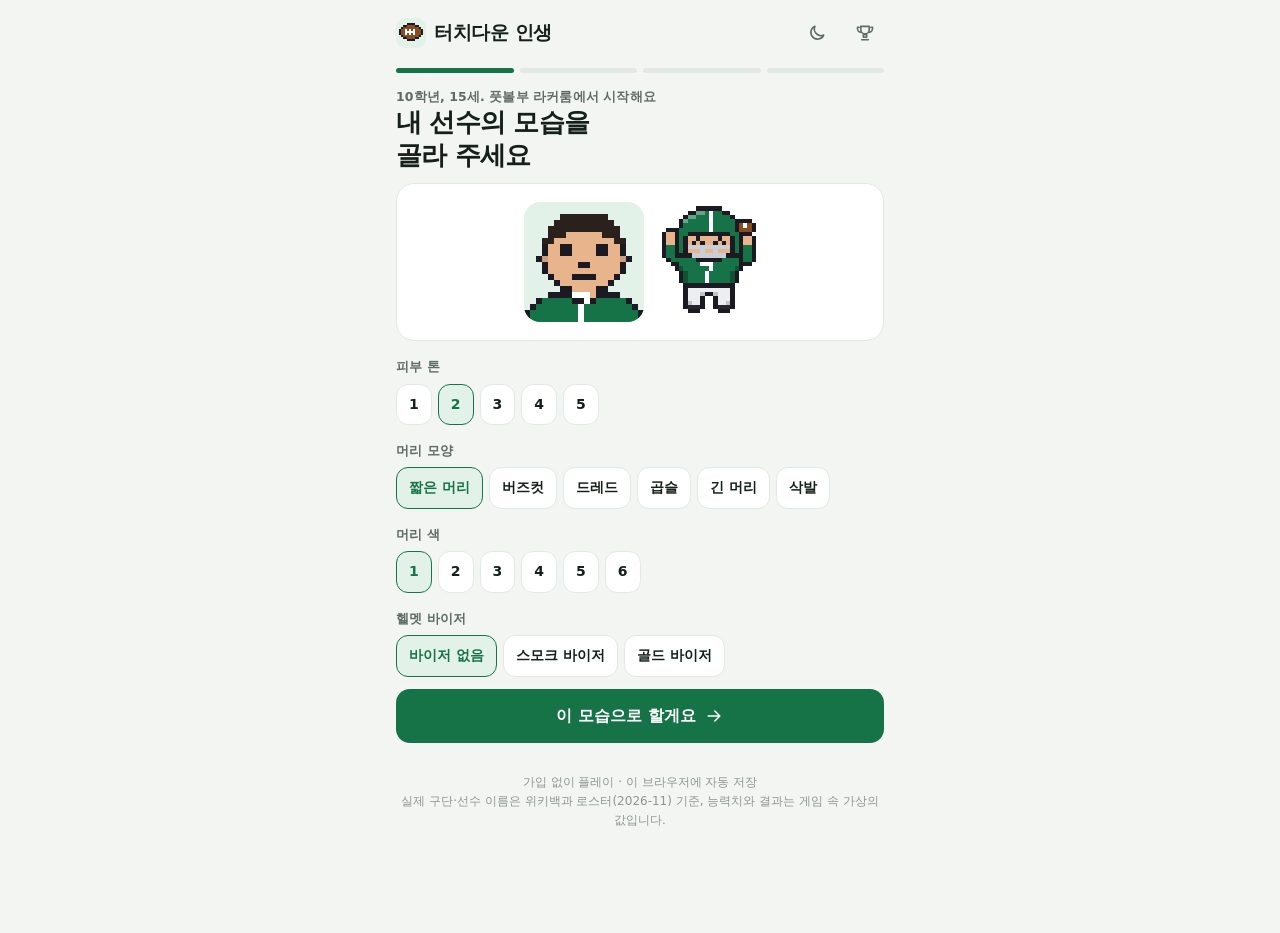
<file: touchdown-life/index.html>
<!doctype html>
<html lang="ko">
<head>
  <meta charset="utf-8">
  <meta name="viewport" content="width=device-width, initial-scale=1, viewport-fit=cover">
  <meta name="theme-color" content="#F3F5F2">
  <meta name="description" content="미국 고교 풋볼부 10학년부터 대학, NFL 드래프트, 슈퍼볼과 명예의 전당까지. 나만의 미식축구 선수 커리어 게임.">
  <title>터치다운 인생</title>
  <link rel="icon" href="data:image/svg+xml,%3Csvg xmlns='http://www.w3.org/2000/svg' viewBox='0 0 64 64'%3E%3Crect width='64' height='64' rx='16' fill='%23157347'/%3E%3Cellipse cx='32' cy='32' rx='20' ry='12' transform='rotate(-30 32 32)' fill='%238A4B22'/%3E%3Cpath d='M24 37l16-10' stroke='white' stroke-width='3'/%3E%3C/svg%3E">
  <link rel="preconnect" href="https://fonts.googleapis.com">
  <link rel="preconnect" href="https://fonts.gstatic.com" crossorigin>
  <link rel="stylesheet" href="https://fonts.googleapis.com/css2?family=Barlow+Condensed:wght@600;700;800&display=swap">
  <link rel="stylesheet" href="css/app.css">
  <script>try{var t=localStorage.getItem('tdlife.theme');if(t==='light'||t==='dark')document.documentElement.dataset.theme=t;}catch(e){}</script>
  <script type="module" src="js/main.js"></script>
</head>
<body>
  <div id="app"><main class="boot"><p>필드에 조명을 켜는 중…</p></main></div>
  <div id="sheet-root"></div>
  <div id="clutch-root"></div>
  <div id="fx-root"></div>
  <div id="toast" class="toast" role="status" aria-live="polite"></div>
  <noscript>이 게임을 하려면 JavaScript를 켜 주세요.</noscript>
</body>
</html>
</file>
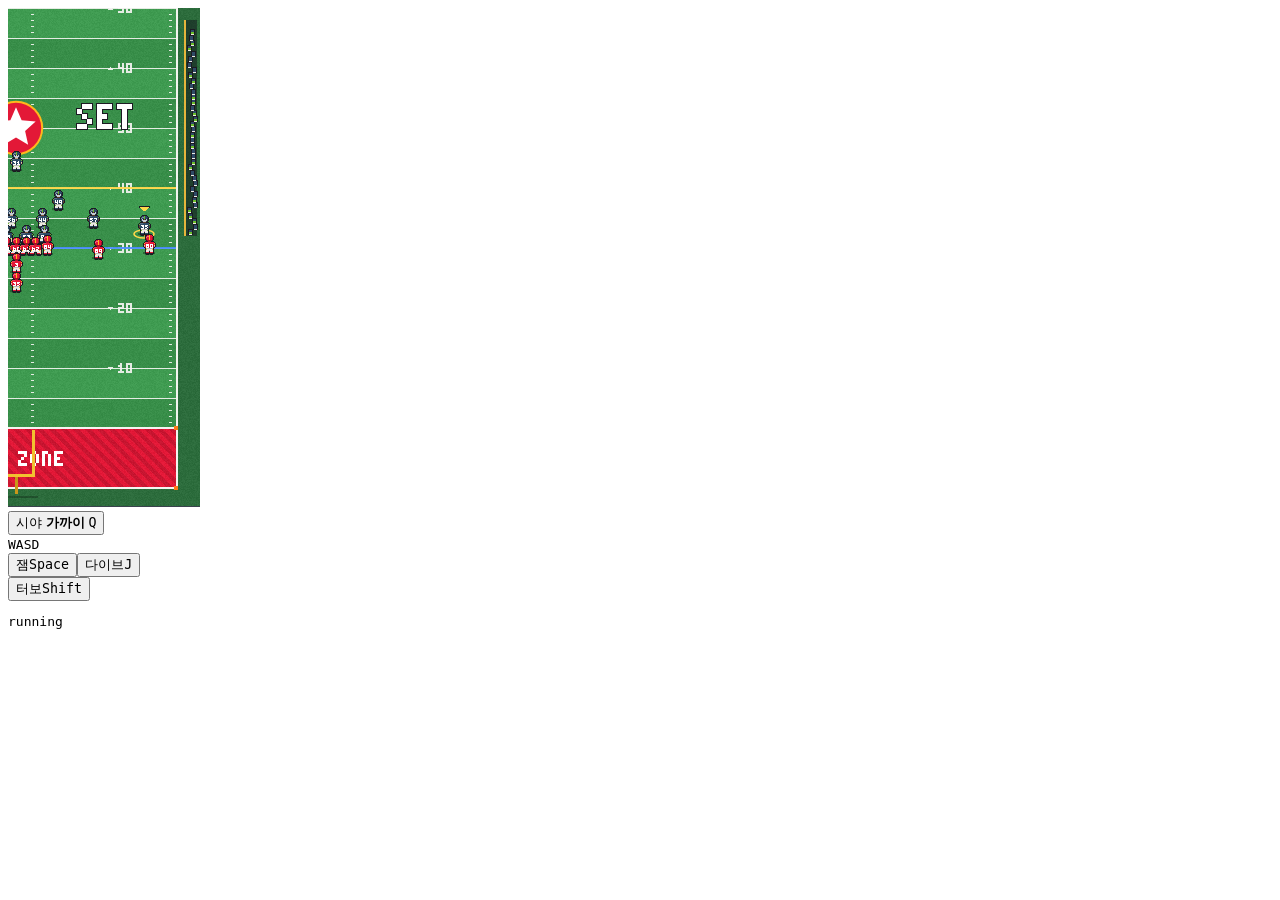
<file: touchdown-life/tools/live-balance.html>
<!doctype html><meta charset="utf-8"><title>실시간 플레이 밸런스</title><body><div id="host" style="width:192px"></div><pre id="out">running</pre>
<script type="module">
// 개발용: AI끼리 실시간 플레이를 빠르게 여러 번 돌려 결과 분포를 봅니다. ?pos=CB&n=80[&play=flood][&def=c3][&assist=1]
import { runLivePlay } from '../js/ui/liveplay.js';
import { OFF_PLAYS, DEF_PLAYS } from '../js/ui/playbook.js';
import { DIFFICULTY } from '../js/engine/difficulty.js';
const q = new URLSearchParams(location.search), pos = q.get('pos') || 'CB', n = +(q.get('n') || 30);
const control = { QB: 'QB', RB: 'RB', WR: 'WR', TE: 'TE', OL: 'OL', CB: 'CB', S: 'S', LB: 'LB', EDGE: 'DL', DT: 'DL' }[pos];
const DL = (DIFFICULTY[q.get('diff')] || DIFFICULTY.normal).live, offSide = ['QB', 'RB', 'WR', 'TE', 'OL'].includes(pos); // &diff=easy|normal|hard
const res = [];
for (let i = 0; i < n; i++) {
  const play = q.get('play') || OFF_PLAYS[Math.floor(Math.random() * OFF_PLAYS.length)].id, def = q.get('def') || DEF_PLAYS[Math.floor(Math.random() * DEF_PLAYS.length)].id;
  const r = await runLivePlay(document.getElementById('host'), { ball: 30, toGo: 10, play, defPlay: def, control, assist: q.get('assist') ? +q.get('assist') : undefined, edge: pos === 'EDGE', side: ['QB', 'RB', 'WR', 'TE', 'OL'].includes(pos) ? 'O' : 'D', speedup: 6,
    me: { attrs: { spd: 70, agi: 70, hands: 70, cov: 70, ball: 70, tkl: 70, pblk: 70, rblk: 70 }, ovr: 70 }, teamRating: +(q.get('o') || 70) + (offSide ? DL.mate : DL.opp), oppRating: +(q.get('d') || 70) + (offSide ? DL.opp : DL.mate), diff: DL, offColors: ['#E31837', '#FFB81C'], defColors: ['#002244', '#69BE28'], endzone: ['#E31837', '#002244'] });
  res.push({ ...r, playId: play, defId: def });
}
const k = f => res.filter(f).length;
const by = key => { const m = {}; for (const r of res) { const g = key(r); (m[g] ??= []).push(r); } return Object.fromEntries(Object.entries(m).map(([g, l]) => [g, { n: l.length, avg: +(l.reduce((a, r) => a + (r.incomplete || r.turnover ? 0 : r.gain || 0), 0) / l.length).toFixed(1), td: l.filter(r => r.td).length, to: l.filter(r => r.turnover).length, inc: l.filter(r => r.incomplete).length, sack: l.filter(r => r.sack).length }])); };
const summary = { n, avgGain: (res.reduce((a, r) => a + (r.incomplete || r.turnover ? 0 : r.gain || 0), 0) / n).toFixed(1), td: k(r => r.td), int: k(r => r.turnover === 'INT'), fumble: k(r => r.turnover === 'FUMBLE'), sack: k(r => r.sack), inc: k(r => r.incomplete), firstDowns: k(r => !r.incomplete && !r.turnover && r.gain >= 10),
  catchKinds: by(r => r.catch ? r.catch.kind : 'none'), yac: (() => { const c = res.filter(r => r.catch); return { n: c.length, air: +(c.reduce((a, r) => a + r.catch.air, 0) / (c.length || 1)).toFixed(1), yac: +(c.reduce((a, r) => a + r.catch.yac, 0) / (c.length || 1)).toFixed(1), sep: +(c.reduce((a, r) => a + (r.dbg?.defD || 0), 0) / (c.length || 1)).toFixed(1), big: c.filter(r => r.catch.yac >= 15).length }; })(), byOffCat: by(r => r.play.cat), byDefCat: by(r => r.def.cat), passTypes: by(r => r.pass || 'run') };
window.__res = res.filter(r => r.dbg?.sacker).map(r => r.playId + ":" + r.dbg.sacker + ":" + (r.stats?.sa ? "SA" : "")).join(" ");
document.getElementById('out').textContent = JSON.stringify(summary, null, 1);
window.done = summary;
</script>
</file>
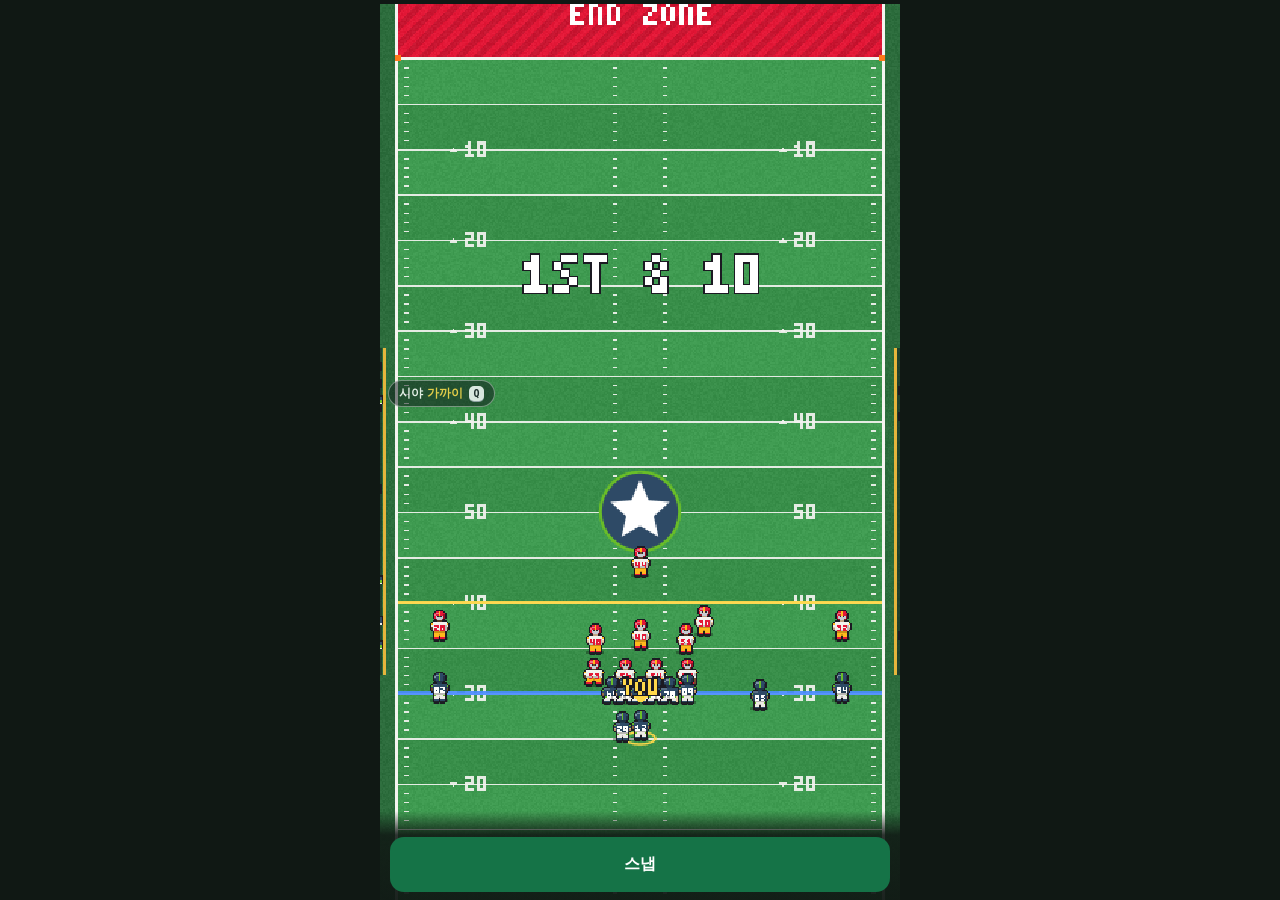
<file: touchdown-life/tools/live-preview.html>
<!doctype html><meta charset="utf-8"><meta name="viewport" content="width=device-width,initial-scale=1">
<title>실시간 플레이 미리보기</title><link rel="stylesheet" href="../css/app.css">
<body style="background:#101814;color:#fff;margin:0"><div class="clutch"><div class="cl-stage"><div id="host" class="cl-live"></div><div class="cl-panel" id="panel"><button id="go" class="primary">스냅</button></div></div><pre id="out" style="flex:none;max-height:20vh;overflow:auto;margin:0;font-size:11px"></pre></div>
<script type="module">
// 개발용: 실시간 플레이 한 번을 바로 띄웁니다.
// ?pos=QB|RB|WR|TE|OL|DT|EDGE|LB|CB|S&play=flood&def=c3 · ?pos=K&dist=45 · ?pos=P&start=30 · &auto=1 이면 바로 스냅 · &diff=easy|normal|hard 난이도
import { LivePlay } from '../js/ui/liveplay.js';
import { KickPlay } from '../js/ui/kickplay.js';
import { playById } from '../js/ui/playbook.js';
import { DIFFICULTY } from '../js/engine/difficulty.js';
const q = new URLSearchParams(location.search), pos = q.get('pos') || 'QB', host = document.getElementById('host');
const attrs = { spd: 80, agi: 78, hands: 80, route: 75, arm: 80, acc: 80, vis: 75, str: 70, cov: 78, ball: 75, tkl: 75, rush: 78, hand: 74, pblk: 76, rblk: 74, kpow: 82, kacc: 80, poise: 75, cons: 74, pnt: 80 };
const me = { attrs, ovr: 78, number: 12 }, home = ['#002244', '#69BE28'], opp = ['#E31837', '#FFB81C'];
const off = !['CB', 'S', 'LB', 'EDGE', 'DT'].includes(pos);
const D = DIFFICULTY[q.get('diff')] || DIFFICULTY.normal, myR = 70 + D.live.mate, opR = 70 + D.live.opp;
const play = q.get('play') || (pos === 'RB' ? 'i_power' : pos === 'TE' ? 'y_cross' : 'flood'), def = q.get('def') || 'c3';
let view;
if (pos === 'K' || pos === 'P') view = new KickPlay(host, { mode: pos === 'K' ? 'fg' : 'punt', dist: +(q.get('dist') || 45), start: +(q.get('start') || 30), wind: +(q.get('wind') || 6), me, colors: home, oppColors: opp, diff: D.kick });
else {
  const control = { QB: 'QB', RB: 'RB', WR: 'WR', TE: 'TE', OL: 'OL', CB: 'CB', S: 'S', LB: 'LB', EDGE: 'DL', DT: 'DL' }[pos];
  view = new LivePlay(host, { ball: +(q.get('ball') || 30), toGo: 10, control, edge: pos === 'EDGE', side: off ? 'O' : 'D', me, teamRating: off ? myR : opR, oppRating: off ? opR : myR, diff: D.live,
    offColors: off ? home : opp, defColors: off ? opp : home, endzone: off ? [home[0], opp[0]] : [opp[0], home[0]], away: off ? 'D' : 'O', banner: '1ST & 10',
    ...(off ? { defPlay: def, offForm: playById(play).form } : { offPlay: play, defForm: 'd43' }) });
}
window.view = view;
view.setInset(document.getElementById('panel').offsetHeight);
const go = () => { document.getElementById('panel').hidden = true; view.setInset(0); window.result = view.snap(off ? { play } : { defPlay: def }).then(r => { document.getElementById('out').textContent = JSON.stringify({ ...r, stats: r.stats }, null, 1); return r; }); };
document.getElementById('go').onclick = go;
if (q.get('auto')) go();
</script>
</file>
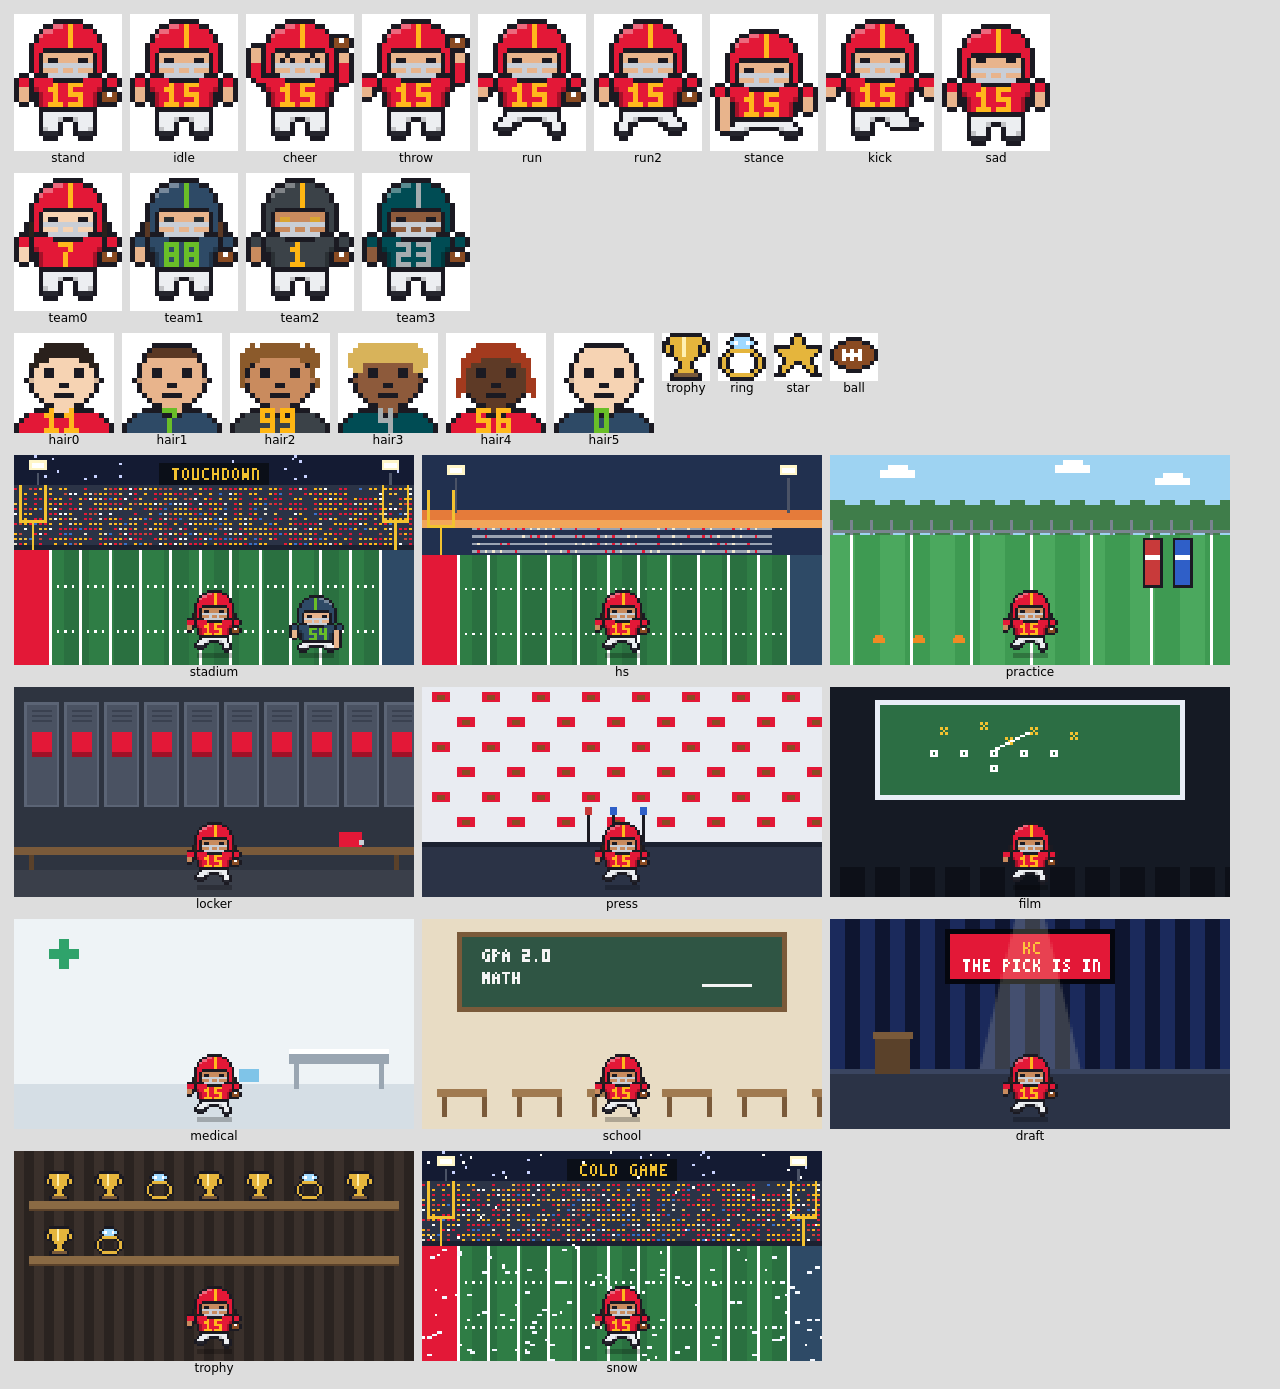
<file: touchdown-life/tools/pixel-preview.html>
<!doctype html><meta charset="utf-8"><body style="background:#ddd;font:12px system-ui;margin:10px">
<div id="out"></div>
<script type="module">
import { sceneUrl, spriteUrl, portraitUrl, iconUrl } from '../js/ui/pixel.js';
const out = document.getElementById('out');
const add = (url, w, label) => { const d = document.createElement('div'); d.style.cssText='display:inline-block;margin:4px;text-align:center;vertical-align:top'; d.innerHTML = `<img src="${url}" style="width:${w}px;image-rendering:pixelated;display:block;background:#fff"><span>${label}</span>`; out.appendChild(d); };
const teams = [['#E31837','#FFB81C'],['#002244','#69BE28'],['#101820','#FFB612'],['#004C54','#A5ACAF']];
for (const pose of ['stand','idle','cheer','throw','run','run2','stance','kick','sad']) add(spriteUrl({pose, colors: teams[0], avatar:{skin:1,hair:0,style:0,visor:0}, number: 15}), 108, pose);
out.appendChild(document.createElement('br'));
teams.forEach((c,i)=>add(spriteUrl({pose:'stand', colors:c, avatar:{skin:i,hair:i,style:[2,4,0,1][i],visor:i%3}, number:[7,88,1,23][i]}),108,'team'+i));
out.appendChild(document.createElement('br'));
for (let st=0; st<6; st++) add(portraitUrl({skin: st%5, hair: st, style: st}, teams[st%4], [11,7,99,4,56,0][st]), 100, 'hair'+st);
for (const ic of ['trophy','ring','star','ball']) add(iconUrl(ic), 48, ic);
out.appendChild(document.createElement('br'));
const pl = [{pose:'run', colors: teams[0], avatar:{skin:2,style:2}, number: 15}];
for (const sc of ['stadium','hs','practice','locker','press','film','medical','school','draft','trophy','snow']) add(sceneUrl({scene: sc, colors: teams[0], opp: teams[1], players: sc==='stadium' ? [...pl, {pose:'stance', colors: teams[1], flip:true, x: 110, number: 54}] : pl, count: 9, board: sc==='draft' ? 'KC' : undefined}), 400, sc);
</script>
</file>
<file: touchdown-life/css/app.css>
:root {
  --bg: #F3F5F2; --surface: #FFFFFF; --surface-2: #F7F9F6; --ink: #15201A; --muted: #5E6B63; --faint: #8C978F; --line: #E2E8E3;
  --accent: #157347; --accent-2: #1F8F59; --accent-soft: #E3F2E9; --on-accent: #FFFFFF;
  --gold: #B98516; --gold-soft: #FBF1D9; --red: #CF3F3F; --red-soft: #FBE7E7; --blue: #2C66D3; --blue-soft: #E5EDFB;
  --shadow: 0 1px 2px rgba(18, 32, 24, .06), 0 6px 18px rgba(18, 32, 24, .06); --radius: 18px; --radius-s: 12px;
  --scrim: rgba(8, 14, 10, .45); --board: #101814; --board-ink: #FFFFFF; --board-flag: #E5B53C;
  --font-body: -apple-system, BlinkMacSystemFont, "Apple SD Gothic Neo", "Pretendard", "Noto Sans KR", "Malgun Gothic", system-ui, sans-serif;
  --font-num: "Barlow Condensed", "Arial Narrow", -apple-system, "Apple SD Gothic Neo", system-ui, sans-serif;
  color-scheme: light;
}
@media (prefers-color-scheme: dark) {
  :root:not([data-theme="light"]) {
    --bg: #0E1411; --surface: #17201B; --surface-2: #1C2620; --ink: #E7EEE9; --muted: #A1AEA6; --faint: #75837A; --line: #26332C;
    --accent: #34A86E; --accent-2: #3FBF7E; --accent-soft: #1C3527; --on-accent: #06140C;
    --gold: #E2B24A; --gold-soft: #33290F; --red: #EF6B6B; --red-soft: #3A1C1C; --blue: #6F9BF0; --blue-soft: #1B2840;
    --shadow: 0 1px 2px rgba(0, 0, 0, .3); color-scheme: dark;
  }
}
:root[data-theme="dark"] {
  --bg: #0E1411; --surface: #17201B; --surface-2: #1C2620; --ink: #E7EEE9; --muted: #A1AEA6; --faint: #75837A; --line: #26332C;
  --accent: #34A86E; --accent-2: #3FBF7E; --accent-soft: #1C3527; --on-accent: #06140C;
  --gold: #E2B24A; --gold-soft: #33290F; --red: #EF6B6B; --red-soft: #3A1C1C; --blue: #6F9BF0; --blue-soft: #1B2840;
  --shadow: 0 1px 2px rgba(0, 0, 0, .3); color-scheme: dark;
}
* { box-sizing: border-box; }
[hidden] { display: none !important; }
html { -webkit-text-size-adjust: 100%; }
body { margin: 0; background: var(--bg); color: var(--ink); font: 15px/1.55 var(--font-body); word-break: keep-all; overflow-wrap: anywhere; }
body::before { content: ""; position: fixed; inset: 0 0 auto; height: env(safe-area-inset-top, 0px); z-index: 25; background: var(--bg); }
h1, h2, h3 { text-wrap: balance; }
button, input, select { font: inherit; color: inherit; }
button { cursor: pointer; }
h1, h2, h3, h4, p { margin: 0; }
.ic { width: 20px; height: 20px; fill: none; stroke: currentColor; stroke-width: 1.9; stroke-linecap: round; stroke-linejoin: round; flex: none; }
.boot { min-height: 100vh; display: grid; place-items: center; color: var(--muted); }
.shell { max-width: 520px; margin: 0 auto; min-height: 100vh; padding-block: 0 calc(96px + env(safe-area-inset-bottom, 0px)); padding-left: max(16px, env(safe-area-inset-left, 0px)); padding-right: max(16px, env(safe-area-inset-right, 0px)); }
.appbar { position: sticky; top: env(safe-area-inset-top, 0px); z-index: 20; display: flex; align-items: center; gap: 10px; padding: 14px 0 10px; background: linear-gradient(var(--bg) 75%, transparent); }
.appbar h1 { font-size: 19px; font-weight: 800; letter-spacing: -.02em; display: flex; align-items: center; gap: 8px; }
.appbar h1 .logo { width: 30px; height: 30px; border-radius: 9px; background: var(--accent-soft); display: grid; place-items: center; }
.appbar h1 .logo .px { width: 24px; height: 24px; }
.appbar .spacer { flex: 1; }
.icon-btn { width: 38px; height: 38px; border-radius: 12px; border: 0; background: transparent; color: var(--muted); display: grid; place-items: center; }
.icon-btn:hover { background: var(--surface); color: var(--ink); }
.money-chip { display: flex; align-items: center; gap: 6px; border: 1px solid var(--line); background: var(--surface); border-radius: 999px; padding: 6px 12px 6px 8px; font-size: 13px; font-weight: 700; }
.money-chip .ic { width: 18px; height: 18px; color: var(--accent); }
.card { background: var(--surface); border-radius: var(--radius); box-shadow: var(--shadow); padding: 18px; margin: 12px 0; }
.card.flat { box-shadow: none; border: 1px solid var(--line); }
.card h2 { font-size: 17px; font-weight: 800; letter-spacing: -.01em; }
.card h3 { font-size: 15px; font-weight: 800; }
.eyebrow { font-size: 12.5px; color: var(--muted); font-weight: 600; letter-spacing: .01em; }
.muted { color: var(--muted); } .faint { color: var(--faint); } .small { font-size: 13px; } .tiny { font-size: 12px; }
.row { display: flex; align-items: center; gap: 12px; } .row.between { justify-content: space-between; } .grow { flex: 1; min-width: 0; }
.stack > * + * { margin-top: 10px; }
.big { font-size: 34px; font-weight: 900; letter-spacing: -.03em; line-height: 1.1; }
.accent { color: var(--accent); } .up { color: var(--red); } .down { color: var(--blue); } .gold { color: var(--gold); }
.pill { display: inline-flex; align-items: center; gap: 4px; padding: 2px 9px; border-radius: 999px; font-size: 12px; font-weight: 700; background: var(--surface-2); color: var(--muted); border: 1px solid var(--line); }
.pill.green { background: var(--accent-soft); color: var(--accent); border-color: transparent; } .pill.gold { background: var(--gold-soft); color: var(--gold); border-color: transparent; }
.pill.red { background: var(--red-soft); color: var(--red); border-color: transparent; } .pill.blue { background: var(--blue-soft); color: var(--blue); border-color: transparent; }
.primary, .secondary, .ghost { border: 0; border-radius: 14px; padding: 15px 18px; font-weight: 800; font-size: 16px; display: flex; align-items: center; justify-content: center; gap: 8px; width: 100%; }
.primary { background: var(--accent); color: var(--on-accent); }
.primary:hover { background: var(--accent-2); }
.primary:disabled { opacity: .45; cursor: not-allowed; }
.secondary { background: var(--accent-soft); color: var(--accent); }
.ghost { background: transparent; color: var(--muted); font-weight: 700; font-size: 14px; padding: 10px; }
.dock { position: sticky; bottom: calc(76px + env(safe-area-inset-bottom)); z-index: 15; padding: 12px 0 6px; background: linear-gradient(transparent, var(--bg) 35%); }
.dock .hint { text-align: center; font-size: 12.5px; color: var(--muted); margin-bottom: 8px; }
/* 하단 탭 */
.tabbar { position: fixed; left: 0; right: 0; bottom: 0; z-index: 30; background: var(--surface); border-top: 1px solid var(--line); padding-bottom: env(safe-area-inset-bottom, 0px); padding-left: max(16px, env(safe-area-inset-left, 0px)); padding-right: max(16px, env(safe-area-inset-right, 0px)); }
.tabbar nav { max-width: 520px; margin: 0 auto; display: grid; grid-template-columns: repeat(5, 1fr); }
.tab { border: 0; background: transparent; padding: 9px 0 8px; display: grid; justify-items: center; gap: 2px; font-size: 11.5px; font-weight: 700; color: var(--faint); position: relative; }
.tab.active { color: var(--accent); }
.tab .dot { position: absolute; top: 6px; right: calc(50% - 16px); width: 8px; height: 8px; border-radius: 50%; background: var(--red); }
/* 프로필 */
.hero { display: flex; gap: 14px; align-items: center; }
.hero .avatar { border-radius: 18px; flex: none; }
.hero .name { font-size: 20px; font-weight: 900; letter-spacing: -.02em; }
.ovr { text-align: right; }
.ovr b { display: block; font-size: 36px; line-height: 1; font-weight: 900; letter-spacing: -.04em; }
.ovr small { font-size: 12px; color: var(--muted); font-weight: 700; }
.tier { font-size: 12px; font-weight: 800; color: var(--accent); }
.stat-grid { display: grid; grid-template-columns: repeat(3, 1fr); gap: 8px; }
.stat-grid.four { grid-template-columns: repeat(4, 1fr); }
.stat { background: var(--surface-2); border-radius: var(--radius-s); padding: 10px 8px; text-align: center; }
.stat b { display: block; font-size: 20px; font-weight: 900; letter-spacing: -.03em; line-height: 1.2; }
.stat span { font-size: 11.5px; color: var(--muted); font-weight: 600; }
/* 할 일 목록 */
.todo { display: flex; align-items: center; gap: 12px; width: 100%; text-align: left; border: 0; background: transparent; padding: 13px 2px; border-top: 1px solid var(--line); }
.todo:first-of-type { border-top: 0; }
.todo .badge { width: 40px; height: 40px; border-radius: 13px; background: var(--accent-soft); color: var(--accent); display: grid; place-items: center; flex: none; }
.todo .badge.gold { background: var(--gold-soft); color: var(--gold); } .todo .badge.red { background: var(--red-soft); color: var(--red); } .todo .badge.blue { background: var(--blue-soft); color: var(--blue); }
.todo strong { display: block; font-size: 15px; } .todo small { color: var(--muted); font-size: 13px; }
.todo .new { width: 8px; height: 8px; border-radius: 50%; background: var(--red); }
.todo .ic.chev { color: var(--faint); }
/* 시즌 진행 */
.segments { display: grid; grid-template-columns: repeat(5, 1fr); gap: 4px; margin: 10px 0 4px; }
.segments i { height: 6px; border-radius: 3px; background: var(--line); }
.segments i.done { background: var(--accent); } .segments i.now { background: var(--gold); }
.seg-labels { display: grid; grid-template-columns: repeat(5, 1fr); gap: 4px; font-size: 10.5px; color: var(--faint); text-align: center; }
.field { display: block; width: 100%; height: auto; border-radius: 14px; }
.choice { display: block; width: 100%; text-align: left; background: var(--surface); border: 1.5px solid var(--line); border-radius: 16px; padding: 14px 16px; margin-top: 10px; }
.choice:hover { border-color: var(--accent); background: var(--accent-soft); }
.choice strong { display: block; font-size: 15.5px; }
.choice .chance { font-size: 13px; color: var(--accent); font-weight: 800; margin-top: 3px; }
.choice .hint { font-size: 12.5px; color: var(--muted); }
.result-box { border-radius: 16px; padding: 14px 16px; background: var(--accent-soft); }
.result-box.fail { background: var(--red-soft); }
.result-box .verdict { font-weight: 900; font-size: 18px; }
.roll { height: 10px; border-radius: 5px; background: var(--red-soft); position: relative; overflow: hidden; margin: 10px 0 6px; }
.roll span { position: absolute; inset: 0 auto 0 0; background: var(--accent); opacity: .65; }
.roll i { position: absolute; top: -3px; width: 3px; height: 16px; background: var(--ink); border-radius: 2px; }
.lines { display: flex; flex-wrap: wrap; gap: 6px; margin-top: 8px; }
/* 능력치 */
.attr { display: grid; grid-template-columns: 74px 1fr 52px; align-items: center; gap: 10px; padding: 7px 0; }
.attr .bar { height: 9px; border-radius: 5px; background: var(--surface-2); overflow: hidden; border: 1px solid var(--line); }
.attr .bar span { display: block; height: 100%; background: var(--faint); border-radius: 5px; }
.attr.focus .bar span { background: var(--accent); }
.attr .v { text-align: right; font-weight: 900; font-variant-numeric: tabular-nums; }
.attr .v small { font-size: 11px; font-weight: 800; margin-left: 2px; }
.attr label { font-weight: 700; font-size: 14px; }
.attr.focus label { color: var(--accent); }
.meter { display: grid; grid-template-columns: 84px 1fr 34px; gap: 10px; align-items: center; font-size: 13.5px; padding: 4px 0; }
.meter .bar { height: 7px; border-radius: 4px; background: var(--surface-2); overflow: hidden; }
.meter .bar span { display: block; height: 100%; background: var(--blue); }
/* 표 */
.table-wrap { overflow-x: auto; margin: 0 -4px; }
table { width: 100%; border-collapse: collapse; font-size: 13px; font-variant-numeric: tabular-nums; }
th, td { padding: 8px 6px; text-align: right; white-space: nowrap; border-bottom: 1px solid var(--line); }
th { color: var(--muted); font-weight: 700; font-size: 12px; }
th:first-child, td:first-child, td.l, th.l { text-align: left; }
tr.mine td { background: var(--accent-soft); font-weight: 800; }
.res-w { color: var(--accent); font-weight: 900; } .res-l { color: var(--red); font-weight: 900; }
/* 트로피 */
.shelf { display: grid; grid-template-columns: repeat(auto-fill, minmax(92px, 1fr)); gap: 8px; }
.trophy { background: var(--gold-soft); border-radius: 14px; padding: 10px 8px; text-align: center; }
.trophy .ic { width: 26px; height: 26px; color: var(--gold); }
.trophy b { display: block; font-size: 18px; font-weight: 900; }
.trophy span { font-size: 11.5px; font-weight: 700; color: var(--muted); }
.timeline { list-style: none; margin: 0; padding: 0; }
.timeline li { display: grid; grid-template-columns: 48px 1fr; gap: 10px; padding: 8px 0; border-bottom: 1px dashed var(--line); font-size: 14px; }
.timeline li b { color: var(--accent); font-variant-numeric: tabular-nums; }
/* 반응 */
.post { border-top: 1px solid var(--line); padding: 12px 0; }
.post:first-child { border-top: 0; }
.headline { font-weight: 800; font-size: 15.5px; margin: 4px 0 8px; }
.comment { display: grid; grid-template-columns: 32px 1fr auto; gap: 10px; padding: 8px 0; }
.comment .face { width: 32px; height: 32px; border-radius: 50%; background: var(--surface-2); display: grid; place-items: center; font-weight: 800; font-size: 13px; color: var(--muted); }
.comment .meta { font-size: 11.5px; color: var(--faint); }
.comment .likes { font-size: 12px; color: var(--faint); }
.spark { width: 100%; height: auto; }
.spark-line { fill: none; stroke: var(--accent); stroke-width: 2.4; } .spark-fill { fill: var(--accent-soft); } .spark-dot { fill: var(--accent); }
/* 시트 */
.backdrop { position: fixed; inset: 0; z-index: 50; background: var(--scrim); padding-top: env(safe-area-inset-top, 0px); display: flex; align-items: flex-end; justify-content: center; animation: fade .15s ease-out; }
.sheet { width: 100%; max-width: 520px; max-height: 92vh; overflow: auto; background: var(--surface); border-radius: 24px 24px 0 0; padding-block: 20px calc(18px + env(safe-area-inset-bottom, 0px)); padding-left: max(18px, env(safe-area-inset-left, 0px)); padding-right: max(18px, env(safe-area-inset-right, 0px)); animation: up .22s ease-out; }
.sheet .close { position: sticky; top: 0; float: right; margin: -6px -6px 0 0; }
.sheet h2 { font-size: 22px; font-weight: 900; letter-spacing: -.02em; line-height: 1.3; }
.sheet .lead { color: var(--muted); margin-top: 6px; }
.kv { display: flex; justify-content: space-between; gap: 12px; padding: 9px 0; border-bottom: 1px solid var(--line); font-size: 14.5px; }
.kv span { color: var(--muted); } .kv b { text-align: right; }
.growth-grid { display: grid; grid-template-columns: repeat(3, 1fr); gap: 8px; margin-top: 12px; }
.growth-grid .g { background: var(--surface-2); border-radius: 14px; padding: 10px; text-align: center; }
.growth-grid .g b { display: block; font-size: 26px; font-weight: 900; letter-spacing: -.03em; }
.growth-grid .g.focus b { color: var(--accent); }
.growth-grid .g small { font-size: 12px; font-weight: 800; }
.option { display: block; width: 100%; text-align: left; border: 1.5px solid var(--line); background: var(--surface); border-radius: 16px; padding: 14px 16px; margin-top: 10px; }
.option.sel { border-color: var(--accent); background: var(--accent-soft); }
.option strong { font-size: 15.5px; } .option .sub { font-size: 13px; color: var(--muted); margin-top: 2px; } .option .desc { font-size: 13px; margin-top: 6px; }
.toast { position: fixed; left: 50%; bottom: calc(96px + env(safe-area-inset-bottom, 0px)); transform: translateX(-50%) translateY(20px); opacity: 0; background: var(--ink); color: var(--bg); padding: 10px 16px; border-radius: 12px; font-size: 14px; font-weight: 700; z-index: 70; transition: .2s; max-width: calc(100% - 32px); pointer-events: none; }
.toast.show { opacity: 1; transform: translateX(-50%); }
/* 중계 */
.scoreboard { display: grid; grid-template-columns: 1fr auto 1fr; align-items: center; background: var(--board); color: var(--board-ink); border-radius: 18px; padding: 16px; text-align: center; }
.scoreboard b { font-size: 40px; font-weight: 900; font-variant-numeric: tabular-nums; letter-spacing: -.03em; }
.scoreboard small { display: block; font-size: 12px; opacity: .75; font-weight: 700; }
.scoreboard .q { font-size: 12px; background: var(--board-flag); color: var(--board); border-radius: 8px; padding: 2px 8px; font-weight: 900; }
.pbp { list-style: none; padding: 0; margin: 12px 0 0; max-height: 46vh; overflow: auto; }
.pbp li { padding: 8px 0; border-bottom: 1px solid var(--line); font-size: 14px; display: grid; grid-template-columns: 56px 1fr; gap: 8px; animation: fade .3s; }
.pbp li.score { font-weight: 800; } .pbp li.mine { color: var(--accent); } .pbp li time { color: var(--faint); font-size: 12px; font-variant-numeric: tabular-nums; }
/* 생성 화면 */
.steps { display: flex; gap: 6px; margin: 6px 0 14px; }
.steps i { flex: 1; height: 5px; border-radius: 3px; background: var(--line); } .steps i.on { background: var(--accent); }
.setup h2 { font-size: 26px; font-weight: 900; letter-spacing: -.03em; line-height: 1.25; }
.field-row { margin-top: 16px; }
.field-row > label { display: block; font-size: 13px; font-weight: 700; color: var(--muted); margin-bottom: 6px; }
input[type=text], input[type=number], select { width: 100%; border: 1.5px solid var(--line); background: var(--surface); border-radius: 12px; padding: 12px 14px; font-size: 16px; }
input:focus, select:focus, button:focus-visible { outline: 2px solid var(--accent); outline-offset: 2px; }
.seg { display: flex; flex-wrap: wrap; gap: 6px; }
.seg button { border: 1.5px solid var(--line); background: var(--surface); border-radius: 12px; padding: 9px 12px; font-weight: 700; font-size: 14px; }
.seg button.on { border-color: var(--accent); background: var(--accent-soft); color: var(--accent); }
.pos-grid { display: grid; grid-template-columns: repeat(4, 1fr); gap: 6px; }
.pos-grid button { border: 1.5px solid var(--line); background: var(--surface); border-radius: 12px; padding: 9px 4px; display: grid; gap: 0; }
.pos-grid button b { font-size: 16px; font-weight: 900; } .pos-grid button span { font-size: 11px; color: var(--muted); }
.pos-grid button.on { border-color: var(--accent); background: var(--accent-soft); } .pos-grid button.on b { color: var(--accent); }
.cand { border: 1.5px solid var(--line); background: var(--surface); border-radius: 18px; padding: 14px 16px; width: 100%; text-align: left; margin-top: 10px; }
.cand.on { border-color: var(--accent); box-shadow: 0 0 0 3px var(--accent-soft); }
.cand .mini { display: grid; grid-template-columns: repeat(6, 1fr); gap: 4px; margin-top: 10px; }
.cand .mini div { text-align: center; } .cand .mini b { display: block; font-size: 16px; font-weight: 900; } .cand .mini span { font-size: 10.5px; color: var(--muted); }
.avatar-grid { display: grid; grid-template-columns: repeat(3, 1fr); gap: 8px; }
.avatar-grid button { border: 1.5px solid var(--line); background: var(--surface); border-radius: 16px; padding: 6px; display: grid; place-items: center; }
.avatar-grid button.on { border-color: var(--accent); background: var(--accent-soft); }
.footer { text-align: center; font-size: 12px; color: var(--faint); padding: 24px 0 8px; }
.footer a { color: var(--muted); }
@keyframes up { from { transform: translateY(40px); opacity: .6; } }
@keyframes fade { from { opacity: 0; } }
@keyframes pop { 0% { transform: scale(.6); opacity: 0; } 70% { transform: scale(1.08); } }
.pop { animation: pop .45s ease-out both; }
@media (prefers-reduced-motion: reduce) { * { animation: none !important; transition: none !important; } }
@media (max-width: 380px) { .stat-grid.four { grid-template-columns: repeat(2, 1fr); } .big { font-size: 30px; } }

/* 숫자는 경기장 전광판처럼 좁은 고딕 */
.big, .ovr b, .stat b, .scoreboard b, .growth-grid .g b, .trophy b, .pos-grid button b, .cand .mini b, .money-chip, .attr .v, .meter b, table { font-family: var(--font-num); font-variant-numeric: tabular-nums; }
.ovr b, .scoreboard b, .growth-grid .g b { font-weight: 800; letter-spacing: 0; }
.stat b { font-size: 22px; font-weight: 700; letter-spacing: 0; }
table { font-size: 14px; } td.l, th.l, .tiny { font-family: var(--font-body); }

/* 픽셀 아트 */
.px { image-rendering: pixelated; display: block; max-width: 100%; }
.px.scene { width: 100%; height: auto; aspect-ratio: 160 / 84; border-radius: 14px; background: var(--surface-2); }
.px.portrait { border-radius: 16px; background: var(--accent-soft); flex: none; }
.px.icon { width: 30px; height: 30px; margin: 0 auto; }
.trophy .px.icon { width: 34px; height: 34px; }
.avatar-stage { display: flex; justify-content: center; align-items: flex-end; gap: 18px; }
.avatar-stage .sprite { flex: none; }
.hero-scene { padding: 10px; }
.px-anim { position: relative; }
.px-anim .f2 { position: absolute; inset: 0; animation: frame2 .9s steps(1) infinite; }
@keyframes frame2 { 0% { opacity: 0; } 50% { opacity: 1; } }
@media (prefers-reduced-motion: reduce) { .px-anim .f2 { display: none; } }

/* ───────── 연출 오버레이 ───────── */
.fx { position: fixed; inset: 0; z-index: 90; overflow: auto; animation: fade .2s ease-out; padding-top: env(safe-area-inset-top, 0px); padding-bottom: env(safe-area-inset-bottom, 0px); }
.fx.dark { background: var(--board); color: var(--board-ink); }
.fx.light { background: var(--bg); color: var(--ink); }
.fx-canvas { position: fixed; inset: 0; width: 100%; height: 100%; image-rendering: pixelated; pointer-events: none; z-index: 1; }
.fx-body { position: relative; z-index: 2; max-width: 480px; margin: 0 auto; min-height: 100%; display: grid; align-content: center; gap: 6px; text-align: center; padding-block: 56px 32px; padding-left: max(18px, env(safe-area-inset-left, 0px)); padding-right: max(18px, env(safe-area-inset-right, 0px)); }
.fx h2 { font-size: 28px; font-weight: 900; letter-spacing: -.02em; line-height: 1.25; }
.fx .lead { opacity: .82; margin-top: 4px; }
.fx.dark .eyebrow { color: var(--board-flag); }
.fx-skip { position: fixed; top: calc(12px + env(safe-area-inset-top, 0px)); right: max(12px, env(safe-area-inset-right, 0px)); z-index: 3; border: 0; border-radius: 999px; padding: 8px 14px; background: rgba(255, 255, 255, .14); color: inherit; font-weight: 800; font-size: 13px; }
.fx.light .fx-skip { background: var(--surface-2); }
.fx .scene { border-radius: 14px; }
/* 시즌 진행 */
.fx-season { text-align: left; }
.fx-season h2, .fx-season .eyebrow { text-align: left; }
.fx-wl { font-family: var(--font-num); font-size: 18px; margin-top: 4px; } .fx-wl b { font-size: 34px; font-weight: 800; }
.fx-progress { height: 6px; border-radius: 3px; background: rgba(255, 255, 255, .15); overflow: hidden; margin: 8px 0 10px; }
.fx-progress i { display: block; height: 100%; width: 100%; background: var(--board-flag); transform-origin: left; animation: grow linear both; }
@keyframes grow { from { transform: scaleX(0); } to { transform: scaleX(1); } }
.fx-games { list-style: none; padding: 0; margin: 0; display: grid; gap: 6px; }
.fx-games li { display: grid; grid-template-columns: 52px 1fr 40px; gap: 8px; align-items: center; background: rgba(255, 255, 255, .07); border-radius: 12px; padding: 8px 10px; font-size: 14px; opacity: 0; animation: slideIn .3s ease-out both; }
.fx-games li.win .grow b { color: #7FE0A0; } .fx-games li.loss .grow b { color: #FF9A9A; }
.fx-games li.big { outline: 2px solid var(--board-flag); }
.fx-games li small { display: block; opacity: .7; font-size: 12px; }
.fx-games .tag { font-size: 11.5px; opacity: .75; font-weight: 700; }
.fx-games .gr { font-family: var(--font-num); font-weight: 800; font-size: 18px; text-align: right; }
@keyframes slideIn { from { opacity: 0; transform: translateX(-14px); } to { opacity: 1; transform: none; } }
/* 성장 공개 */
.fx-growth h2 { font-family: var(--font-num); font-size: 40px; }
.fx-growth h2 .ovr-to { color: var(--accent); }
.fx-growth .growth-grid .g { animation: pop .45s ease-out both; }
.fx-growth .g b.done { animation: pop .3s ease-out; }
.fx-growth .g em { display: block; font-style: normal; font-weight: 800; font-size: 12px; }
.fx-tag { display: inline-block; margin: 8px auto 0; padding: 6px 12px; border-radius: 999px; background: var(--red-soft); color: var(--red); font-weight: 800; font-size: 13px; }
.fx-tag.green { background: var(--accent-soft); color: var(--accent); }
/* 세리머니 */
.fx-ceremony { position: relative; }
.fx-ceremony .spot { position: absolute; left: 50%; top: -60px; width: 320px; height: 420px; transform: translateX(-50%); background: radial-gradient(ellipse at top, rgba(255, 240, 180, .35), transparent 65%); pointer-events: none; }
.fx-trophy { width: 120px; height: 120px; margin: 0 auto; animation: drop .9s cubic-bezier(.3, 1.6, .5, 1) both; }
.fx-hero { width: 110px; height: 140px; margin: 0 auto; animation: rise .7s .4s ease-out both; }
@keyframes drop { from { transform: translateY(-160px); opacity: 0; } to { transform: none; opacity: 1; } }
@keyframes rise { from { transform: translateY(40px); opacity: 0; } to { transform: none; opacity: 1; } }
.fx-ceremony h2 { animation: pop .5s .6s ease-out both; color: var(--board-flag); }
/* 타이틀 카드 */
.fx-title .year { font-family: var(--font-num); font-size: 96px; font-weight: 800; line-height: 1; color: var(--board-flag); animation: zoomIn .6s cubic-bezier(.2, 1.4, .4, 1) both; }
.fx-title h2 { animation: fadeUp .5s .35s both; }
.fx-title .scene { animation: fadeUp .5s both; }
@keyframes zoomIn { from { transform: scale(2.2); opacity: 0; } to { transform: none; opacity: 1; } }
@keyframes fadeUp { from { transform: translateY(14px); opacity: 0; } to { transform: none; opacity: 1; } }
/* 드래프트 */
.fx-draft .pick-in span { display: inline-block; font-family: var(--font-num); font-weight: 800; font-size: 28px; letter-spacing: .08em; padding: 10px 16px; border: 2px solid var(--board-flag); color: var(--board-flag); animation: blink .4s steps(1) 4, fadeOutUp .3s 1.6s forwards; }
.fx-draft .reveal { margin-top: 6px; padding: 16px; border-radius: 16px; background: var(--team); color: #fff; opacity: 0; animation: pop .5s 1.8s cubic-bezier(.2, 1.5, .4, 1) forwards; text-shadow: 0 1px 2px rgba(0, 0, 0, .5); }
.fx-draft .reveal h2 { font-size: 30px; }
.fx-draft .reveal-scene { margin-top: 10px; opacity: 0; animation: fadeUp .5s 2.1s forwards; }
@keyframes blink { 50% { opacity: 0; } }
@keyframes fadeOutUp { to { opacity: 0; transform: translateY(-10px); height: 0; padding: 0; margin: 0; } }
/* 계약서 */
.fx-sign .paper { background: #FBF7EE; color: #2A2320; border-radius: 10px; padding: 18px; text-align: left; position: relative; transform: rotate(-1.5deg); border-top: 8px solid var(--team); animation: rise .5s both; }
.fx-sign .paper .kv span { color: #7A6A5A; } .fx-sign .paper .kv { border-color: #E6DCCB; }
.fx-sign .sig { width: 70%; height: 50px; margin-top: 10px; }
.fx-sign .sig path { fill: none; stroke: #1E3A8A; stroke-width: 2.4; stroke-linecap: round; stroke-dasharray: 420; stroke-dashoffset: 420; animation: draw 1.2s .5s ease-in-out forwards; }
.fx-sign .stamp { position: absolute; right: 16px; bottom: 18px; border: 3px solid #C83A3A; color: #C83A3A; font-weight: 900; padding: 4px 10px; border-radius: 8px; transform: rotate(-12deg) scale(2); opacity: 0; animation: stamp .3s 1.8s forwards; }
@keyframes draw { to { stroke-dashoffset: 0; } }
@keyframes stamp { to { transform: rotate(-12deg) scale(1); opacity: 1; } }
/* 부상 */
.fx-injury .flash { position: fixed; inset: 0; background: #C83A3A; opacity: 0; animation: flash .7s ease-out; pointer-events: none; }
.fx-injury h2 { color: #FF9A9A; }
@keyframes flash { 0% { opacity: .65; } 100% { opacity: 0; } }
/* 은퇴식 */
.fx-retire .banner { margin: 8px auto 0; width: 150px; padding: 18px 10px 26px; background: var(--board-flag); color: var(--board); clip-path: polygon(0 0, 100% 0, 100% 86%, 50% 100%, 0 86%); animation: rise 1.2s ease-out both; }
.fx-retire .banner b { display: block; font-family: var(--font-num); font-size: 72px; line-height: 1; }
.fx-retire .banner span { font-weight: 800; font-size: 13px; }
/* 카드 뽑기 */
.fx-gacha .cards { display: grid; grid-template-columns: repeat(auto-fit, minmax(120px, 1fr)); gap: 10px; margin-top: 10px; perspective: 600px; }
.gcard { position: relative; height: 150px; transform-style: preserve-3d; animation: flip .6s ease-out both; }
.gcard .back, .gcard .front { position: absolute; inset: 0; border-radius: 14px; backface-visibility: hidden; display: grid; align-content: center; gap: 4px; padding: 10px; }
.gcard .back { background: repeating-linear-gradient(45deg, #2B3346 0 6px, #232A3B 6px 12px); transform: rotateY(180deg); }
.gcard .front { background: #2B3346; border: 2px solid #8A93A6; }
.gcard .front small { font-weight: 900; } .gcard .front b { font-size: 14px; } .gcard .front span { font-size: 11.5px; opacity: .8; }
.gcard.rare .front { border-color: #5AB4F0; box-shadow: 0 0 14px rgba(90, 180, 240, .5); } .gcard.rare small { color: #5AB4F0; }
.gcard.epic .front { border-color: #B07CF0; box-shadow: 0 0 18px rgba(176, 124, 240, .6); } .gcard.epic small { color: #C9A2FF; }
.gcard.legend .front { border-color: #F2C230; box-shadow: 0 0 24px rgba(242, 194, 48, .8); } .gcard.legend small { color: #F2C230; }
@keyframes flip { from { transform: rotateY(180deg); } to { transform: rotateY(0); } }
/* VS · 결과 */
.fx-vs .vs-row { display: grid; grid-template-columns: 1fr auto 1fr; gap: 8px; align-items: center; margin-top: 10px; }
.fx-vs .vs-row span { background: var(--team); color: #fff; border-radius: 12px; padding: 12px 8px; font-weight: 900; text-shadow: 0 1px 2px rgba(0, 0, 0, .5); }
.fx-vs .vs-row span:first-child { animation: fromLeft .5s both; } .fx-vs .vs-row span:last-child { animation: fromRight .5s both; }
.fx-vs .vs-row b { font-family: var(--font-num); font-size: 34px; color: var(--board-flag); animation: pop .4s .45s both; }
@keyframes fromLeft { from { transform: translateX(-80px); opacity: 0; } } @keyframes fromRight { from { transform: translateX(80px); opacity: 0; } }
.fx-result .score { display: grid; grid-template-columns: 1fr auto 1fr; gap: 8px; align-items: center; margin-top: 6px; }
.fx-result .score b { font-family: var(--font-num); font-size: 48px; font-weight: 800; }
.fx-result.win h2 { color: var(--board-flag); } .fx-result.loss h2 { color: #FF9A9A; }

/* ───────── 직접 플레이 ───────── */
.clutch { position: fixed; inset: 0; z-index: 85; background: var(--board); color: var(--board-ink); display: flex; flex-direction: column; overflow: hidden; padding-block: calc(4px + env(safe-area-inset-top, 0px)) env(safe-area-inset-bottom, 0px); padding-left: env(safe-area-inset-left, 0px); padding-right: env(safe-area-inset-right, 0px); }
.clutch > * { width: 100%; max-width: 520px; margin-left: auto; margin-right: auto; }
/* 위: 한 줄짜리 전광판 */
.cl-top { flex: none; display: grid; grid-template-columns: 1fr auto 1fr; align-items: center; gap: 6px; padding: 2px 10px 6px; }
.cl-team { display: flex; align-items: center; gap: 7px; min-width: 0; }
.cl-team.opp { flex-direction: row-reverse; text-align: right; }
.cl-team b { font-family: var(--font-num); font-size: 30px; font-weight: 800; line-height: 1; }
.cl-team small { font-size: 11.5px; opacity: .8; font-weight: 700; overflow: hidden; text-overflow: ellipsis; white-space: nowrap; }
.cl-mid { display: grid; gap: 1px; justify-items: center; text-align: center; }
.cl-tags { display: flex; gap: 4px; align-items: center; }
.cl-q { background: var(--board-flag); color: var(--board); border-radius: 6px; padding: 1px 7px; font-weight: 900; font-size: 11.5px; }
.cl-mid small { font-family: var(--font-num); font-size: 13px; white-space: nowrap; }
.cl-title { font-style: normal; font-size: 11px; font-weight: 800; color: var(--board-flag); max-width: 46vw; overflow: hidden; text-overflow: ellipsis; white-space: nowrap; }
/* 가운데: 필드가 남은 화면을 모두 씁니다 */
.cl-stage { position: relative; flex: 1 1 auto; min-height: 240px; overflow: hidden; }
.cl-live { position: absolute; inset: 0; display: flex; justify-content: center; align-items: flex-start; overflow: hidden; }
.cl-live canvas { display: block; flex: none; image-rendering: pixelated; touch-action: none; user-select: none; -webkit-user-select: none; -webkit-touch-callout: none; }
/* 아래: 고를 때만 필드 위에 뜨는 패널 */
.cl-panel { position: absolute; left: 0; right: 0; bottom: 0; z-index: 4; padding: 26px 10px 8px; background: linear-gradient(rgba(16, 24, 20, 0), rgba(16, 24, 20, .88) 24px, rgba(16, 24, 20, .95)); }
.cl-msg { margin: 0 2px 8px; font-size: 14px; line-height: 1.45; text-shadow: 0 1px 2px rgba(0, 0, 0, .6); }
.cl-msg:empty { display: none; }
.cl-actions { display: grid; grid-template-columns: minmax(0, 1fr); gap: 8px; }
.pb { min-width: 0; }
.cl-auto { display: block; margin: 6px auto 0; border: 0; background: transparent; color: inherit; opacity: .6; font-size: 12.5px; font-weight: 700; padding: 6px 10px; }
.clutch .choice { margin-top: 0; background: rgba(255, 255, 255, .07); border-color: rgba(255, 255, 255, .16); color: inherit; padding: 11px 14px; }
.clutch .choice:hover { background: rgba(255, 255, 255, .14); border-color: var(--board-flag); }
.clutch .choice .hint { color: inherit; opacity: .7; }
.clutch .ghost { color: inherit; opacity: .7; }
/* 빅게임 카드 · 주사위 */
.big-card .vs { display: grid; grid-template-columns: 1fr auto 1fr; gap: 8px; align-items: center; text-align: center; margin-top: 10px; }
.big-card .vs b { font-family: var(--font-num); font-size: 22px; }
.big-card .vs span { font-weight: 800; }
.roll.anim i { animation: needle 1.2s cubic-bezier(.2, .9, .3, 1) both; }
@keyframes needle { 0% { left: 0; } 30% { left: 92%; } 55% { left: 12%; } 75% { left: 70%; } 100% { left: var(--to); } }
.result-box.reveal { animation: fadeUp .4s 1.15s both; }
.scene.reveal { animation: fadeUp .4s 1.2s both; }
.badge-pop { position: fixed; left: 50%; top: calc(70px + env(safe-area-inset-top, 0px)); transform: translateX(-50%); z-index: 95; background: var(--board); color: var(--board-flag); border: 2px solid var(--board-flag); border-radius: 14px; padding: 10px 16px; font-weight: 900; animation: pop .4s ease-out, fadeOutUp .4s 2.4s forwards; pointer-events: none; }
.title-grid { display: grid; grid-template-columns: repeat(auto-fill, minmax(140px, 1fr)); gap: 8px; }
.title-chip { border-radius: 12px; padding: 10px; background: var(--surface-2); border: 1px solid var(--line); }
.title-chip b { display: block; font-size: 14px; } .title-chip span { font-size: 11.5px; color: var(--muted); }
.title-chip.got { background: var(--gold-soft); border-color: transparent; } .title-chip.got b { color: var(--gold); }
.title-chip:not(.got) b { color: var(--faint); }
.pane-tabs { display: flex; gap: 6px; margin-bottom: 4px; }
.pane-tabs button { border: 1.5px solid var(--line); background: var(--surface); border-radius: 999px; padding: 6px 12px; font-weight: 800; font-size: 13px; }
.pane-tabs button.on { background: var(--accent); color: var(--on-accent); border-color: var(--accent); }
@media (prefers-reduced-motion: reduce) { .roll.anim i { left: var(--to); } .result-box.reveal, .scene.reveal { animation: none; } }

/* 실시간 플레이 */
.cl-live-tag { display: inline-block; padding: 1px 6px; border-radius: 6px; background: #E85A5A; color: #fff; font-size: 11px; font-weight: 900; letter-spacing: .03em; animation: livePulse 1.6s ease-in-out infinite; }
@keyframes livePulse { 50% { opacity: .55; } }
/* 필드 위 조작: 왼쪽 아날로그 스틱, 오른쪽 스킬 버튼 */
.lp-tip { position: absolute; top: 8px; left: 50%; transform: translateX(-50%); z-index: 3; width: max-content; max-width: calc(100% - 24px); background: rgba(0, 0, 0, .62); border-radius: 10px; padding: 6px 11px; font-size: 12.5px; font-weight: 700; text-align: center; pointer-events: none; animation: fade .2s; }
.lp-ctrl { position: absolute; inset: 0; z-index: 2; pointer-events: none; }
.lp-zone { position: absolute; left: 0; bottom: 0; width: 46%; height: 38%; pointer-events: auto; touch-action: none; user-select: none; -webkit-user-select: none; -webkit-touch-callout: none; }
.lp-stick { position: absolute; left: 14px; bottom: 14px; width: 112px; height: 112px; border-radius: 50%; background: radial-gradient(circle, rgba(255, 255, 255, .1) 0 55%, rgba(255, 255, 255, .2) 56% 60%, rgba(255, 255, 255, .08) 61%); border: 2px solid rgba(255, 255, 255, .35); opacity: .75; transition: opacity .15s; }
.lp-stick.on { opacity: 1; transition: none; }
.lp-stick i { position: absolute; left: 50%; top: 50%; width: 50px; height: 50px; margin: -25px 0 0 -25px; border-radius: 50%; background: radial-gradient(circle at 40% 35%, #FFFFFF, #CFD6DE 60%, #9AA4B0); box-shadow: 0 3px 8px rgba(0, 0, 0, .45); }
.lp-btns { position: absolute; right: 12px; bottom: 14px; width: 150px; height: 150px; }
.lp-btn { position: absolute; border-radius: 50%; border: 2px solid rgba(255, 255, 255, .75); color: #fff; font-weight: 900; font-size: 13px; line-height: 1.15; display: grid; place-items: center; padding: 4px; pointer-events: auto; touch-action: none; user-select: none; -webkit-user-select: none; -webkit-touch-callout: none; overflow: hidden; text-shadow: 0 1px 2px rgba(0, 0, 0, .7); box-shadow: 0 3px 8px rgba(0, 0, 0, .4); }
.lp-btn span { position: relative; z-index: 1; word-break: keep-all; }
.lp-btn::after { content: ""; position: absolute; inset: 0; background: conic-gradient(rgba(0, 0, 0, .62) calc(var(--cd, 0) * 360deg), transparent 0); }
.lp-btn.b0 { right: 0; bottom: 0; width: 74px; height: 74px; background: #D9483B; font-size: 14px; }
.lp-btn.b1 { right: 82px; bottom: 6px; width: 60px; height: 60px; background: #2F6FD6; }
.lp-btn.b2 { right: 8px; bottom: 82px; width: 60px; height: 60px; background: #1F9A5C; }
.lp-btn.b3 { right: 84px; bottom: 82px; width: 54px; height: 54px; background: #7A54C7; font-size: 12px; }
.lp-btn.off { filter: saturate(.35) brightness(.75); }
/* 플레이북: 분류 탭 + 작전 그림 카드 (가로로 넘기기) */
.pb-tabs { display: flex; gap: 5px; overflow-x: auto; scrollbar-width: none; margin: 0 -2px 6px; padding: 0 2px; }
.pb-tabs::-webkit-scrollbar { display: none; }
.pb-tabs button { flex: none; border: 1.5px solid rgba(255, 255, 255, .22); background: rgba(255, 255, 255, .08); color: inherit; border-radius: 999px; padding: 5px 11px; font-size: 12.5px; font-weight: 800; touch-action: manipulation; }
.pb-tabs button i { font-style: normal; opacity: .6; font-size: 11px; margin-left: 2px; }
.pb-tabs button.on { background: var(--board-flag); color: var(--board); border-color: var(--board-flag); }
.pb-tabs button.on i { opacity: .75; }
.pb-advice { margin: 0 2px 6px; font-size: 12px; opacity: .85; line-height: 1.4; }
.pb-cards { display: flex; gap: 7px; overflow-x: auto; scroll-snap-type: x proximity; padding-bottom: 4px; scrollbar-width: thin; }
.pb-card { flex: none; width: 118px; scroll-snap-align: start; border: 1.5px solid rgba(255, 255, 255, .18); background: rgba(255, 255, 255, .07); color: inherit; border-radius: 12px; padding: 4px 4px 7px; text-align: left; display: grid; gap: 2px; touch-action: manipulation; }
.pb-card img { display: block; width: 110px; height: 66px; border-radius: 8px; }
.pb-card b { font-size: 13px; font-weight: 800; line-height: 1.25; padding: 2px 3px 0; }
.pb-card small { font-size: 10.5px; opacity: .7; line-height: 1.3; padding: 0 3px; }
.pb-card.rec { border-color: rgba(242, 194, 48, .7); }
.pb-card:hover, .pb-card:active { border-color: var(--board-flag); background: rgba(255, 255, 255, .15); }
.lp-btn.press { transform: scale(.9); }

/* ───────── 헬스장 ───────── */
.clutch.gym { overflow-y: auto; }
.gym-top { flex: none; display: flex; align-items: center; justify-content: space-between; gap: 8px; padding: 4px 12px 6px; }
.gym-top b { display: block; font-size: 16px; font-weight: 900; }
.gym-top small { font-size: 12px; opacity: .75; }
.gym-x { border: 1.5px solid rgba(255, 255, 255, .25); background: rgba(255, 255, 255, .08); color: inherit; border-radius: 999px; padding: 6px 12px; font-weight: 800; font-size: 13px; }
.clutch > .gym-energy { flex: none; position: relative; height: 18px; width: calc(100% - 24px); max-width: 496px; margin: 0 auto 8px; border-radius: 9px; background: rgba(255, 255, 255, .1); overflow: hidden; }
.gym-energy i { position: absolute; inset: 0 auto 0 0; background: linear-gradient(90deg, #3FBF7E, #F2C230); transition: width .3s; }
.gym-energy span { position: relative; display: block; text-align: center; font-size: 11.5px; font-weight: 800; line-height: 18px; text-shadow: 0 1px 2px rgba(0, 0, 0, .6); }
.gym-scene { flex: none; display: block; width: 100%; height: auto; aspect-ratio: 240 / 124; image-rendering: pixelated; }
.gym-body { padding: 10px 12px 18px; }
.gym-note { font-size: 12px; opacity: .75; line-height: 1.45; margin: 0 0 8px; }
.gym-list { display: grid; gap: 7px; }
.gym-ex { text-align: left; border: 1.5px solid rgba(255, 255, 255, .18); background: rgba(255, 255, 255, .07); color: inherit; border-radius: 14px; padding: 10px 12px; display: grid; gap: 5px; touch-action: manipulation; }
.gym-ex:disabled { opacity: .5; }
.gym-ex:not(:disabled):hover { border-color: var(--board-flag); }
.gym-ex strong { font-size: 15px; }
.gym-how { font-size: 11.5px; opacity: .72; }
.gym-prog { display: grid; grid-template-columns: auto 1fr auto; gap: 8px; align-items: center; font-size: 12.5px; }
.gym-prog i { display: block; height: 8px; border-radius: 4px; background: rgba(255, 255, 255, .12); overflow: hidden; }
.gym-prog i b { display: block; height: 100%; background: var(--board-flag); border-radius: 4px; transition: width .5s; }
.gym-prog small { font-family: var(--font-num); opacity: .8; }
.gym-prog.big { font-size: 14px; margin: 6px 0; } .gym-prog.big i { height: 12px; border-radius: 6px; }
.gym-game { display: grid; gap: 10px; }
.gym-stat { text-align: center; font-family: var(--font-num); font-size: 20px; font-weight: 800; margin: 0; }
.gym-pad { flex: 1; min-height: 64px; border: 0; border-radius: 16px; background: #D9483B; color: #fff; font-size: 18px; font-weight: 900; touch-action: none; user-select: none; -webkit-user-select: none; -webkit-touch-callout: none; box-shadow: 0 4px 0 rgba(0, 0, 0, .35); }
.gym-pad.big { min-height: 84px; font-size: 22px; }
.gym-pad.press { transform: translateY(3px); box-shadow: 0 1px 0 rgba(0, 0, 0, .35); filter: brightness(1.15); }
.gym-game .row .gym-pad:last-child { background: #2F6FD6; }
.gym-prompt { text-align: center; font-size: 54px; font-weight: 900; line-height: 1; margin: 0; color: var(--board-flag); text-shadow: 0 3px 0 rgba(0, 0, 0, .4); min-height: 56px; }
.gym-cross { display: grid; grid-template-columns: repeat(3, 1fr); gap: 6px; max-width: 280px; margin: 0 auto; width: 100%; }
.gym-cross .gym-pad { min-height: 60px; font-size: 26px; background: #2F6FD6; }
.gym-gauge { position: relative; height: 150px; width: 54px; margin: 0 auto; border-radius: 12px; background: rgba(232, 90, 90, .3); overflow: hidden; }
.gym-gauge .z, .gym-bar .z { position: absolute; }
.gym-gauge .z.green { left: 0; right: 0; bottom: 66%; height: 20%; background: rgba(107, 216, 138, .65); }
.gym-gauge .z.gold { left: 0; right: 0; bottom: 74%; height: 6%; background: #F2C230; }
.gym-gauge i { position: absolute; left: -2px; right: -2px; height: 4px; margin-bottom: -2px; background: #fff; box-shadow: 0 0 0 2px var(--board); }
.gym-bar { position: relative; height: 34px; border-radius: 12px; background: rgba(232, 90, 90, .3); overflow: hidden; }
.gym-bar .z.green { top: 0; bottom: 0; left: 62.5%; width: 16.7%; background: rgba(107, 216, 138, .65); }
.gym-bar .z.gold { top: 0; bottom: 0; left: 68.3%; width: 5%; background: #F2C230; }
.gym-bar i { position: absolute; inset: 0 auto 0 0; background: rgba(255, 255, 255, .55); border-right: 3px solid #fff; }
.gym-grid { display: grid; grid-template-columns: repeat(3, 1fr); gap: 8px; max-width: 300px; margin: 0 auto; width: 100%; }
.gym-cell { aspect-ratio: 1; border: 2px solid rgba(255, 255, 255, .2); background: rgba(255, 255, 255, .06); border-radius: 14px; touch-action: none; }
.gym-cell.on { background: #F2C230; border-color: #FFF3C2; box-shadow: 0 0 16px rgba(242, 194, 48, .7); }
.gym-result { text-align: center; display: grid; gap: 6px; }
.gym-grade { font-family: var(--font-num); font-size: 40px; font-weight: 800; color: var(--board-flag); }
.gym-grade.g-miss, .gym-grade.g-ok { color: #FF9A9A; }
.gym-gain { font-size: 18px; } .gym-gain b { color: var(--board-flag); font-family: var(--font-num); font-size: 24px; }
.gym-up { font-weight: 900; color: #7FE0A0; font-size: 16px; animation: pop .45s ease-out; }
.gym-card { display: flex; align-items: center; gap: 12px; width: 100%; text-align: left; border: 0; color: inherit; cursor: pointer; }
.gym-card .badge { width: 40px; height: 40px; border-radius: 13px; display: grid; place-items: center; flex: none; }
.gym-card .badge.gold { background: var(--gold-soft); color: var(--gold); }
.gym-card strong { display: block; font-size: 15px; } .gym-card small { color: var(--muted); font-size: 13px; }
.gym-mini { display: block; height: 6px; border-radius: 3px; background: var(--surface-2); margin-top: 6px; overflow: hidden; }
.gym-mini b { display: block; height: 100%; background: var(--accent); }

/* ───────── 입력 방식: 컴퓨터(키보드) / 모바일(터치) ───────── */
kbd.kc, .lp-btn kbd, .lp-keys kbd, .gym-pad kbd, .gym-cell kbd, .cl-key { display: inline-grid; place-items: center; min-width: 1.6em; height: 1.6em; padding: 0 .35em; border-radius: 6px; font: 800 11px/1 ui-monospace, SFMono-Regular, Menlo, Consolas, monospace; color: #1B2129; background: #F4F6F8; border: 1px solid #C9D0D8; box-shadow: 0 2px 0 #9AA4B0; text-shadow: none; letter-spacing: 0; }
.lp-ctrl.kbd .lp-zone { display: none; }
.lp-keys { display: none; position: absolute; left: 14px; bottom: 16px; grid-template-columns: repeat(3, 30px); grid-template-rows: 30px 30px; gap: 4px; opacity: .85; pointer-events: none; }
.lp-ctrl.kbd .lp-keys { display: grid; }
.lp-keys kbd { width: 30px; height: 30px; font-size: 13px; background: rgba(244, 246, 248, .9); }
.lp-keys kbd[data-k="U"] { grid-column: 2; grid-row: 1; } .lp-keys kbd[data-k="L"] { grid-column: 1; grid-row: 2; } .lp-keys kbd[data-k="D"] { grid-column: 2; grid-row: 2; } .lp-keys kbd[data-k="R"] { grid-column: 3; grid-row: 2; }
.lp-keys kbd.on { background: #FFD84A; border-color: #C9A21A; box-shadow: 0 0 0 #9AA4B0; transform: translateY(2px); }
.lp-btn kbd { white-space: nowrap; position: absolute; z-index: 2; left: 50%; bottom: -3px; transform: translateX(-50%); font-size: 10px; height: 17px; min-width: 22px; box-shadow: 0 1px 0 #9AA4B0; }
.lp-btn { overflow: visible; }
.lp-btn::after { border-radius: 50%; }
.lp-ctrl.kbd .lp-btn span { margin-bottom: 8px; }
.lp-targets { position: absolute; top: 8px; left: 6px; right: 6px; display: flex; justify-content: center; gap: 4px; pointer-events: none; z-index: 3; }
.lp-targets[hidden] { display: none; }
.lp-tg { pointer-events: auto; touch-action: none; user-select: none; -webkit-user-select: none; display: flex; align-items: center; gap: 4px; min-width: 0; flex: 0 1 auto; padding: 3px 8px 3px 3px; border-radius: 999px; border: 1.5px solid rgba(255, 255, 255, .55); background: rgba(16, 22, 28, .72); color: #fff; font-size: 11px; font-weight: 800; white-space: nowrap; overflow: hidden; }
.lp-tg b { flex: none; display: grid; place-items: center; width: 22px; height: 22px; border-radius: 50%; background: #E9EEF3; color: #1B2129; font-size: 13px; }
.lp-ctrl.kbd .lp-tg b { border-radius: 6px; box-shadow: 0 2px 0 rgba(0, 0, 0, .35); }
.lp-tg span { overflow: hidden; text-overflow: ellipsis; }
.lp-tg[data-o="open"] b { background: #3BB273; color: #fff; } .lp-tg[data-o="mid"] b { background: #F2C230; } .lp-tg[data-o="tight"] b { background: #E85A5A; color: #fff; }
.lp-tg[data-o="open"] { border-color: #3BB273; }
.lp-tg[data-o="gone"] { opacity: .35; }
.lp-tg:active { transform: scale(.94); }
.lp-qbt .lp-tip { top: 46px; }
.cl-actions .choice { position: relative; }
.cl-actions .choice > .cl-key { position: absolute; right: 12px; top: 12px; }
.cl-actions .pb-card { position: relative; }
.cl-actions .pb-card > .cl-key { position: absolute; left: 6px; top: 6px; z-index: 1; }
.cl-actions button.primary .cl-key { margin-left: 6px; vertical-align: 1px; }
.cl-key-hint { display: inline-flex; gap: 3px; align-items: center; flex: none; opacity: .85; padding-right: 2px; }
.kp-keys { position: absolute; left: 50%; bottom: 30px; transform: translateX(-50%); z-index: 3; display: flex; gap: 4px; align-items: center; white-space: nowrap; background: rgba(0, 0, 0, .55); border-radius: 10px; padding: 5px 10px; font-size: 12px; font-weight: 700; color: #fff; pointer-events: none; }
.kp-keys[hidden] { display: none; }
.gym-pad { position: relative; }
.gym-pad kbd.gk { position: absolute; right: 8px; bottom: 7px; }
.gym-pad.big kbd.gk { right: 12px; bottom: 10px; }
.gym-cell { position: relative; }
.gym-cell kbd.gk { position: absolute; left: 6px; top: 6px; opacity: .85; }
.gym-ex strong kbd.gk { margin-right: 6px; vertical-align: 2px; }
.gym-x kbd.gk, .gym-result .primary kbd.gk { margin-left: 6px; vertical-align: 1px; }

/* ───────── 난이도 ───────── */
.diff-badge { display: inline-block; padding: 1px 6px; border-radius: 6px; font: 800 10px/1.5 ui-monospace, SFMono-Regular, Menlo, Consolas, monospace; letter-spacing: .04em; color: #fff; background: var(--dc, #2F6FD6); vertical-align: 1px; }
.diff-list { display: grid; gap: 8px; margin-top: 10px; }
.diff-opt { text-align: left; border: 1.5px solid var(--line); background: var(--surface); border-radius: 14px; padding: 11px 13px; display: grid; gap: 3px; }
.diff-opt strong { font-size: 15px; }
.diff-opt .sub { font-size: 12.5px; color: var(--muted); }
.diff-opt.on { border-color: var(--dc); box-shadow: inset 0 0 0 1px var(--dc); background: color-mix(in srgb, var(--dc) 9%, var(--surface)); }

/* ───────── 튜토리얼 · 조작법 ───────── */
.gd-dots { display: flex; gap: 6px; margin: 10px 0 4px; }
.gd-dots button { width: 22px; height: 6px; border-radius: 3px; border: 0; padding: 0; background: var(--line); }
.gd-dots button.on { background: var(--accent); }
.gd-body { margin-top: 8px; }
.gd-list { list-style: none; padding: 0; margin: 8px 0 0; display: grid; gap: 8px; }
.gd-list li { border: 1.5px solid var(--line); border-radius: 14px; padding: 10px 12px; display: grid; gap: 2px; }
.gd-list li b { font-size: 14.5px; }
.gd-list li span { font-size: 13px; color: var(--muted); line-height: 1.55; }
.gd-h { margin: 16px 0 0; font-size: 15px; }
.gd-note { font-size: 12.5px; color: var(--muted); margin: 8px 0 0; line-height: 1.5; }
.gd-mode { margin-top: 4px; } .gd-groups { margin-top: 8px; }
.gd-groups button { padding: 7px 10px; font-size: 13px; }
.gd-ctx { margin-top: 14px; }
.gd-ctx h4 { font-size: 13.5px; font-weight: 800; color: var(--accent); margin: 0 0 6px; }
.gd-row { display: grid; grid-template-columns: 104px minmax(0, 1fr); gap: 10px; align-items: center; padding: 8px 0; border-top: 1px solid var(--line); }
.gd-key { display: flex; flex-wrap: wrap; gap: 3px; align-items: center; justify-content: center; text-align: center; }
.gd-key small { flex-basis: 100%; font-size: 10.5px; color: var(--muted); line-height: 1.3; }
.gd-key .kc { font-size: 11.5px; }
.gd-btn { width: 30px; height: 30px; border-radius: 50%; border: 2px solid rgba(255, 255, 255, .8); box-shadow: 0 2px 5px rgba(0, 0, 0, .3); }
.gd-stick { width: 32px; height: 32px; border-radius: 50%; border: 2px solid var(--muted); background: radial-gradient(circle, var(--muted) 0 32%, transparent 34%); opacity: .8; }
.gd-chip { width: 26px; height: 26px; border-radius: 50%; display: grid; place-items: center; background: #3BB273; color: #fff; font: 800 13px/1 inherit; font-style: normal; }
.gd-what b { font-size: 14px; }
.gd-what p { margin: 1px 0 0; font-size: 12.5px; color: var(--muted); line-height: 1.5; }
.gd-stats { display: flex; flex-wrap: wrap; gap: 4px; margin-top: 4px; }
.gd-stats .pill { font-size: 11px; padding: 1px 7px; }
.gd-nav { display: grid; grid-template-columns: 1fr 1.4fr; gap: 8px; margin-top: 16px; }
.gd-nav button { margin: 0; }
.gd-nav .kc, .gd-practice .kc, .sheet .ghost .kc, .sheet .primary .kc { vertical-align: 1px; }
.gd-practice { margin-top: 8px; }
.cl-foot { display: flex; justify-content: center; gap: 4px; }
.cl-foot .cl-auto { margin: 6px 0 0; }
.cl-live-tag.practice { background: #2F6FD6; animation: none; }
.cl-help { position: absolute; inset: 0; z-index: 6; background: rgba(8, 12, 10, .72); display: grid; place-items: center; padding: 10px; }
.cl-help[hidden] { display: none; }
.cl-help-card { width: 100%; max-width: 500px; max-height: 100%; overflow: auto; background: #18221D; color: #fff; border: 1.5px solid rgba(255, 255, 255, .18); border-radius: 18px; padding: 14px; --line: rgba(255, 255, 255, .14); --muted: rgba(255, 255, 255, .68); --accent: #6BD88A; }
.cl-help-card .seg button { background: rgba(255, 255, 255, .06); border-color: rgba(255, 255, 255, .2); color: #fff; padding: 7px 10px; font-size: 13px; }
.cl-help-card .seg button.on { background: rgba(107, 216, 138, .18); border-color: #6BD88A; color: #6BD88A; }
.cl-help-card .pill { background: rgba(255, 255, 255, .1); color: #fff; border-color: transparent; }
.gd-sep { font-style: normal; font-size: 12px; color: var(--muted); }

/* ───────── 시야(확대) 버튼 ───────── */
.lp-zoom { position: absolute; left: 8px; top: 42%; z-index: 3; border: 1.5px solid rgba(255, 255, 255, .45); background: rgba(16, 22, 28, .6); color: #fff; border-radius: 999px; padding: 5px 10px; font-size: 11.5px; font-weight: 700; line-height: 1.2; touch-action: none; user-select: none; -webkit-user-select: none; opacity: .85; }
.lp-zoom b { font-weight: 900; color: #FFD84A; }
.lp-zoom kbd { display: inline-grid; place-items: center; min-width: 1.5em; height: 1.5em; padding: 0 .3em; margin-left: 2px; border-radius: 5px; font: 800 10px/1 ui-monospace, SFMono-Regular, Menlo, Consolas, monospace; color: #1B2129; background: #F4F6F8; box-shadow: 0 1px 0 #9AA4B0; }
.lp-zoom:active { transform: scale(.94); }
</file>
